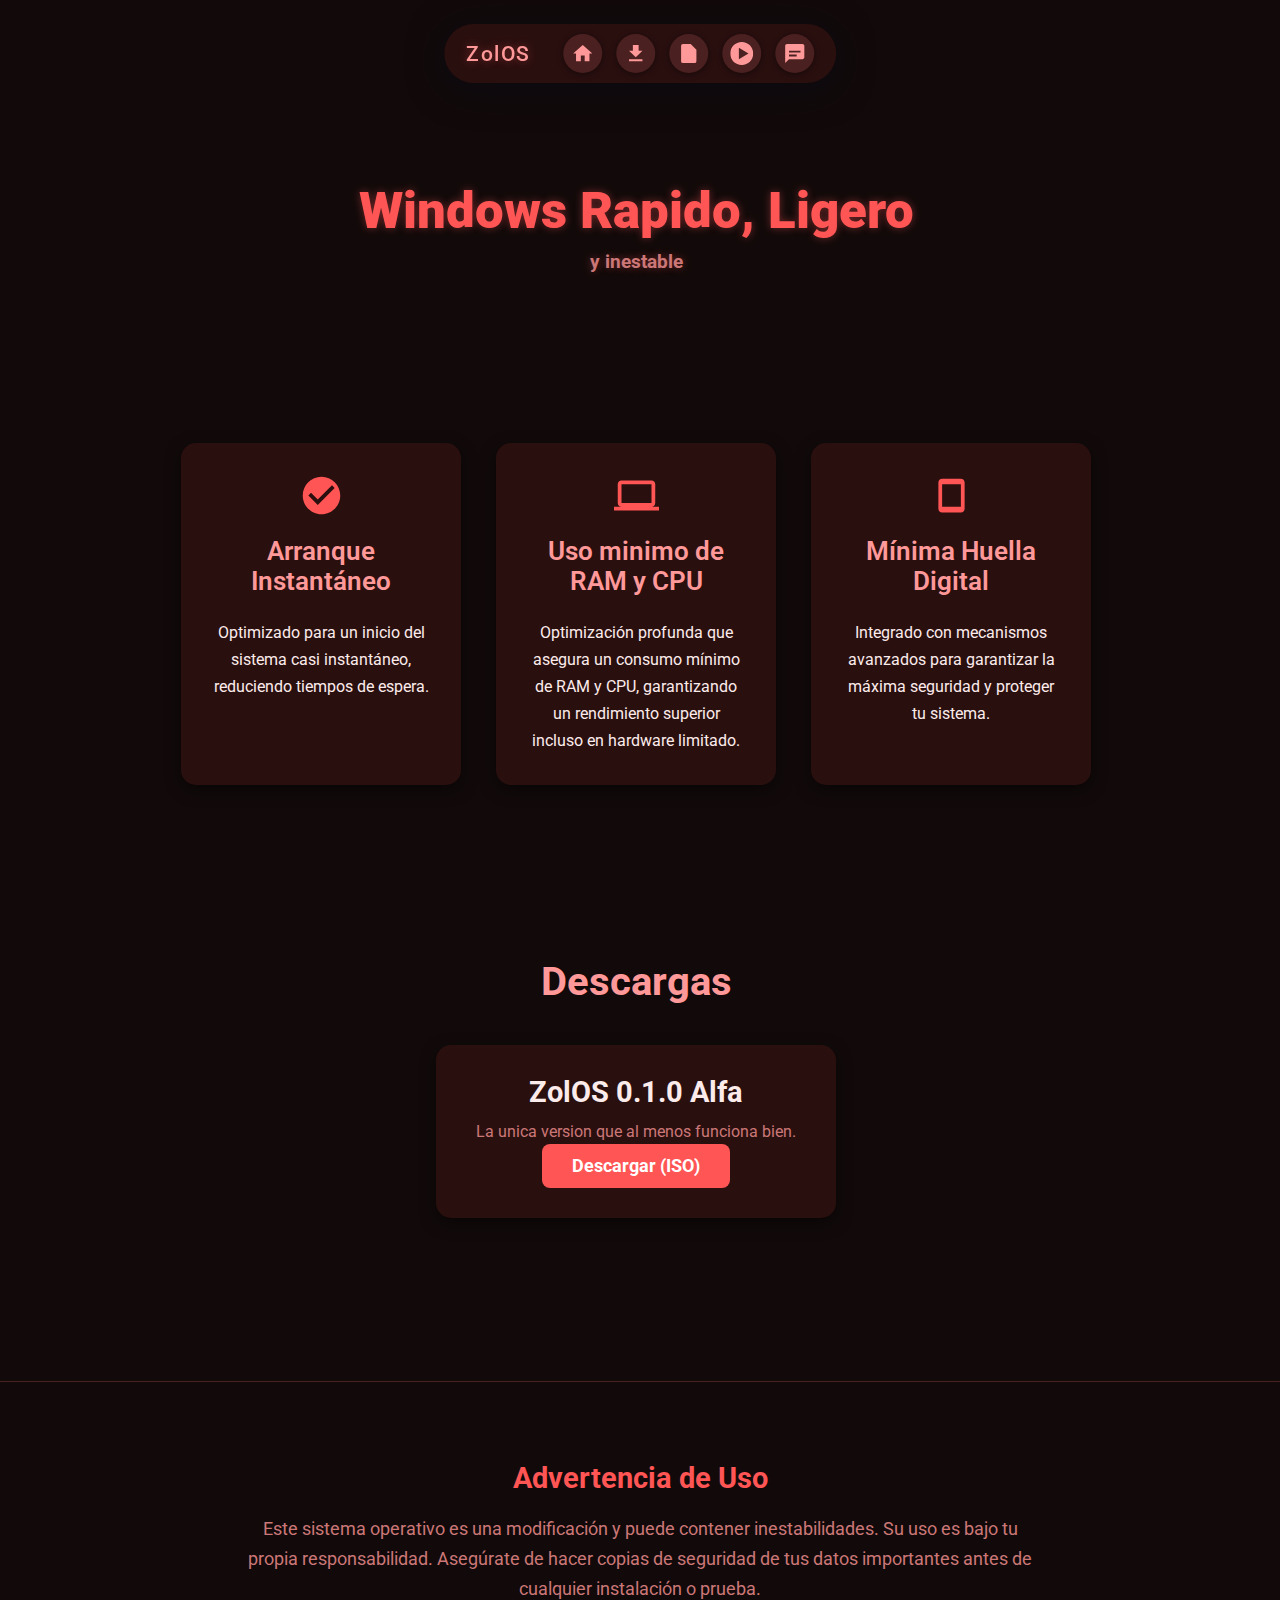
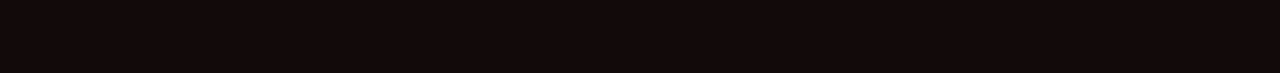
<file: index.html>
<!doctype html>
<html lang="es">
<head>
    <meta charset="UTF-8">
    <meta name="viewport" content="width=device-width, initial-scale=1.0">
    <title>ZolOS</title>
    <link rel="stylesheet" href="style.css">
    <link href="https://fonts.googleapis.com/css2?family=Roboto:wght@300;400;500;700;900&display=swap" rel="stylesheet">
</head>
<body>
<header class="iconbar-horizontal">
    <span id="brand-logo" class="brand">ZolOS</span>
    <button id="home-btn" class="nav-item" title="Inicio">
        <svg width="22" height="22" viewBox="0 0 24 24" fill="#ff9999"><path d="M10 20v-6h4v6h5v-8h3L12 3 2 12h3v8z"/></svg>
    </button>
    <button id="download-btn" class="nav-item" title="Descarga">
        <svg width="22" height="22" viewBox="0 0 24 24" fill="#ff9999"><path d="M19 9h-4V3H9v6H5l7 7 7-7zM5 18v2h14v-2H5z"/></svg>
    </button>
    <a href="blog.html" class="nav-item" title="Blog">
        <svg width="22" height="22" viewBox="0 0 24 24" fill="#ff9999"><path d="M14 2H6a2 2 0 0 0-2 2v16a2 2 0 0 0 2 2h12a2 2 0 0 0 2-2V8zM14 2v6h6z"/></svg>
    </a>
    <a href="https://www.youtube.com/@PatataXDXD" class="nav-item" title="YouTube" target="_blank" rel="noopener noreferrer">
        <svg width="22" height="22" viewBox="0 0 24 24" fill="#ff9999"><path d="M12 0c-6.63 0-12 5.37-12 12s5.37 12 12 12 12-5.37 12-12-5.37-12-12-12zm-3 18v-12l10 6-10 6z"/></svg>
    </a>
    <a href="https://discord.com/invite/JhgJuYRcuP" class="nav-item" title="Discord" target="_blank" rel="noopener noreferrer">
        <svg width="22" height="22" viewBox="0 0 24 24" fill="#ff9999"><path d="M20 2H4c-1.1 0-2 .9-2 2v18l4-4h14c1.1 0 2-.9 2-2V4c0-1.1-.9-2-2-2zM6 9h12v2H6V9zm8 6H6v-2h8v2z"/></svg>
    </a>
</header>
<main class="main-content">
    <h1><span class="highlight">Windows Rapido, Ligero</span></h1>
    <span class="status-text">y inestable</span>
    <div class="features-section">
        <div class="feature-item">
            <svg width="30" height="30" viewBox="0 0 24 24" fill="#ff9999"><path d="M12 2C6.48 2 2 6.48 2 12s4.48 10 10 10 10-4.48 10-10S17.52 2 12 2zm-2 15l-5-5 1.41-1.41L10 14.17l7.59-7.59L19 8l-9 9z"/></svg>
            <h3>Arranque Instantáneo</h3>
            <p>Optimizado para un inicio del sistema casi instantáneo, reduciendo tiempos de espera.</p>
        </div>
        <div class="feature-item">
            <svg width="30" height="30" viewBox="0 0 24 24" fill="#ff9999"><path d="M20 18c1.1 0 1.99-.9 1.99-2L22 6c0-1.1-.9-2-2-2H4c-1.1 0-2 .9-2 2v10c0 1.1.9 2 2 2H0v2h24v-2h-4zM4 6h16v10H4V6z"/></svg>
            <h3>Uso minimo de RAM y CPU</h3>
            <p>Optimización profunda que asegura un consumo mínimo de RAM y CPU, garantizando un rendimiento superior incluso en hardware limitado.</p>
        </div>
        <div class="feature-item">
            <svg width="30" height="30" viewBox="0 0 24 24" fill="#ff9999"><path d="M17 18H7V6h10V18zm0-15H7c-1.1 0-2 .9-2 2v14c0 1.1.9 2 2 2h10c1.1 0 2-.9 2-2V5c0-1.1-.9-2-2-2z"/></svg>
            <h3>Mínima Huella Digital</h3>
            <p>Integrado con mecanismos avanzados para garantizar la máxima seguridad y proteger tu sistema.</p>
        </div>
    </div>
    <div id="downloads-section" class="downloads-section">
        <h2>Descargas</h2>
        <div class="download-item">
            <h3>ZolOS 0.1.0 Alfa</h3>
            <p>La unica version que al menos funciona bien.</p>
            <a href="https://pixeldrain.com/u/HqRYoqQ5" class="download-button">Descargar (ISO)</a>
        </div>
    </div>
</main>
    <footer class="warning-footer">
        <div class="warning-content">
            <h3>Advertencia de Uso</h3>
            <p>Este sistema operativo es una modificación y puede contener inestabilidades. Su uso es bajo tu propia responsabilidad. Asegúrate de hacer copias de seguridad de tus datos importantes antes de cualquier instalación o prueba.</p>
        </div>
    </footer>
<script src="script.js"></script>
</body>
</html>
</file>
<file: style.css>
html {
  scroll-behavior: smooth;
}

body {
  margin: 0;
  min-height: 100vh;
  background: #120a0a;
  color: #fcebeb;
  font-family: 'Roboto', sans-serif;
  font-weight: 400;
  text-rendering: optimizeLegibility;
}
.iconbar-horizontal {
  position: fixed;
  top: 24px;
  left: 50%;
  transform: translateX(-50%);
  z-index: 21;
  display: flex;
  flex-direction: row;
  align-items: center;
  justify-content: center;
  background: #2a0f0f;
  border-radius: 30px;
  padding: 10px 22px;
  box-shadow: 0 6px 36px #080a15af;
  gap: 14px;
}
.iconbar-horizontal .brand {
  color: #ff9999;
  font-size: 1.3em;
  font-weight: 500;
  letter-spacing: 1.5px;
  margin: 0 18px 0 0;
  user-select: none;
  text-shadow: 0 0 8px rgba(255, 85, 85, 0.4);
}
.iconbar-horizontal .nav-item {
  width: 39px;
  height: 39px;
  padding: 0;
  margin: 0;
  display: flex;
  align-items: center;
  justify-content: center;
  border: none;
  border-radius: 50%;
  background: #4a2020;
  box-shadow: 0 1.2px 6px #0007;
  cursor: pointer;
  transition: box-shadow 0.13s, background 0.15s, transform 0.17s;
  text-decoration: none;
}
.iconbar-horizontal .nav-item:hover {
  background: #ff5555;
  box-shadow: 0 5px 16px #ff444480;
  outline: none;
  transform: scale(1.14);
}
.iconbar-horizontal svg {
  display: block;
  fill: #ff9999;
  stroke: none;
  width: 100%;
  height: 100%;
  padding: 8px;
  box-sizing: border-box;
}
.main-content {
  margin-top: 86px;
  padding: 60px 42px 38px 34px;
  min-height: calc(100vh - 86px - 38px - 34px);
  display: flex;
  flex-direction: column;
  align-items: center;
  justify-content: flex-start;
  overflow-y: visible;
  scroll-behavior: auto;
  mask-image: none;
  -webkit-mask-image: none;
}
.main-content h1 {
  color: #ff9999;
  text-align: center;
  margin-bottom: 8px;
  font-size: 3.2em;
  line-height: 1.2;
  font-weight: 700;
  letter-spacing: normal;
}
.main-content h1 .highlight {
  font-weight: 900;
  color: #ff5555;
  text-shadow: 0 0 8px rgba(255, 85, 85, 0.4);
  letter-spacing: normal;
}
.main-content .status-text {
  font-size: 1.2em;
  color: #cc7777;
  text-align: center;
  display: block;
  font-weight: 700;
  letter-spacing: normal;
  text-shadow: 0 0 8px rgba(255, 85, 85, 0.4);
}
.features-section {
  margin-top: 150px;
  display: flex;
  flex-direction: row;
  flex-wrap: wrap;
  justify-content: center;
  gap: 35px;
  max-width: 1200px;
  width: 100%;
  padding: 20px;
  box-sizing: border-box;
}
.feature-item {
  display: flex;
  flex-direction: column;
  align-items: center;
  gap: 18px;
  background-color: #2a0f0f;
  border-radius: 15px;
  padding: 30px;
  box-shadow: 0 5px 15px rgba(0, 0, 0, 0.5);
  text-align: center;
  width: 100%;
  max-width: 280px;
  box-sizing: border-box;
}
.feature-item svg {
  flex-shrink: 0;
  width: 45px;
  height: 45px;
  fill: #ff5555;
}
.feature-item h3 {
  color: #ff9999;
  margin-top: 0;
  margin-bottom: 5px;
  font-size: 1.6em;
  font-weight: 600;
}
.feature-item p {
  color: #fcebeb;
  line-height: 1.7;
  margin: 0;
  max-width: 600px;
}

@media (max-width: 700px) {
  .iconbar-horizontal {
    top: 7px;
    left: 50%;
    padding: 5px 1px;
    border-radius: 20px;
  }
  .main-content { margin-top: 49px; padding: 15px 7px 10px 7px; }
  .features-section { padding: 10px; gap: 25px; }
  .feature-item { width: 100%; max-width: none; padding: 20px; gap: 15px; }
  .feature-item svg { width: 40px; height: 40px; }
  .feature-item h3 { font-size: 1.3em; }

  .downloads-section h2 {
    font-size: 2em;
    margin-bottom: 25px;
  }
  .download-item {
    padding: 20px;
    margin-bottom: 20px;
  }
  .download-item h3 {
    font-size: 1.5em;
  }
  .download-button {
    padding: 10px 25px;
    font-size: 1em;
  }
}

.downloads-section {
  margin-top: 100px;
  display: flex;
  flex-direction: column;
  align-items: center;
  width: 100%;
  max-width: 800px;
  padding: 20px;
  box-sizing: border-box;
}

.downloads-section h2 {
  color: #ff9999;
  font-size: 2.5em;
  font-weight: 700;
  margin-bottom: 40px;
  text-align: center;
}

.download-item {
  background-color: #2a0f0f;
  border-radius: 15px;
  padding: 30px;
  margin-bottom: 25px;
  box-shadow: 0 5px 15px rgba(0, 0, 0, 0.5);
  text-align: center;
  width: 100%;
  max-width: 400px;
  box-sizing: border-box;
}

.download-item h3 {
  color: #fcebeb;
  font-size: 1.8em;
  margin-top: 0;
  margin-bottom: 10px;
}

.download-item p {
  color: #cc7777;
  line-height: 1.6;
  margin: 0;
  max-width: 600px;
}

.download-button {
  display: inline-block;
  background-color: #ff5555;
  color: #ffffff;
  padding: 12px 30px;
  border-radius: 8px;
  text-decoration: none;
  font-weight: 700;
  font-size: 1.1em;
  transition: background-color 0.2s, transform 0.2s;
}

.download-button:hover {
  background-color: #ff3333;
  transform: translateY(-2px);
}

.warning-footer {
  background-color: #120a0a;
  padding: 50px 20px;
  text-align: center;
  color: #fcebeb;
  border-top: 1px solid #4a2020;
  margin-top: 80px;
}

.warning-content {
  max-width: 800px;
  margin: 0 auto;
}

.warning-content h3 {
  color: #ff5555;
  font-size: 1.8em;
  margin-bottom: 20px;
  font-weight: 700;
}

.warning-content p {
  font-size: 1.1em;
  line-height: 1.7;
  color: #cc7777;
}

@media (max-width: 700px) {
  .warning-footer {
    padding: 30px 15px;
    margin-top: 50px;
  }
  .warning-content h3 {
    font-size: 1.5em;
  }
  .warning-content p {
    font-size: 1em;
  }
}

.blog-container {
  width: 100%;
  max-width: 900px;
  margin-top: 40px;
  display: flex;
  flex-direction: column;
  gap: 40px;
}

.blog-post {
  background-color: #2a0f0f;
  border-radius: 15px;
  padding: 40px;
  box-shadow: 0 5px 15px rgba(0, 0, 0, 0.5);
  border: 1px solid #4a2020;
}

.blog-post h2 {
  color: #ff5555;
  font-size: 2.2em;
  margin-top: 0;
  margin-bottom: 10px;
  text-shadow: 0 0 8px rgba(255, 85, 85, 0.3);
}

.post-date {
  color: #cc7777;
  font-size: 0.9em;
  margin-bottom: 25px;
  font-weight: 500;
  text-transform: uppercase;
  letter-spacing: 1px;
}

.post-content {
  color: #fcebeb;
  line-height: 1.8;
  font-size: 1.1em;
}

.post-content p {
  margin-bottom: 20px;
}

.post-content h1, .post-content h2, .post-content h3 {
  color: #ff9999;
  margin-top: 30px;
  margin-bottom: 15px;
}

.post-content code {
  background: #120a0a;
  padding: 3px 6px;
  border-radius: 4px;
  font-family: monospace;
  color: #ff9999;
}

.post-content pre {
  background: #120a0a;
  padding: 20px;
  border-radius: 10px;
  overflow-x: auto;
  border: 1px solid #4a2020;
  margin: 20px 0;
}

.post-content img {
  max-width: 100%;
  border-radius: 10px;
  margin: 20px 0;
}
</file>
